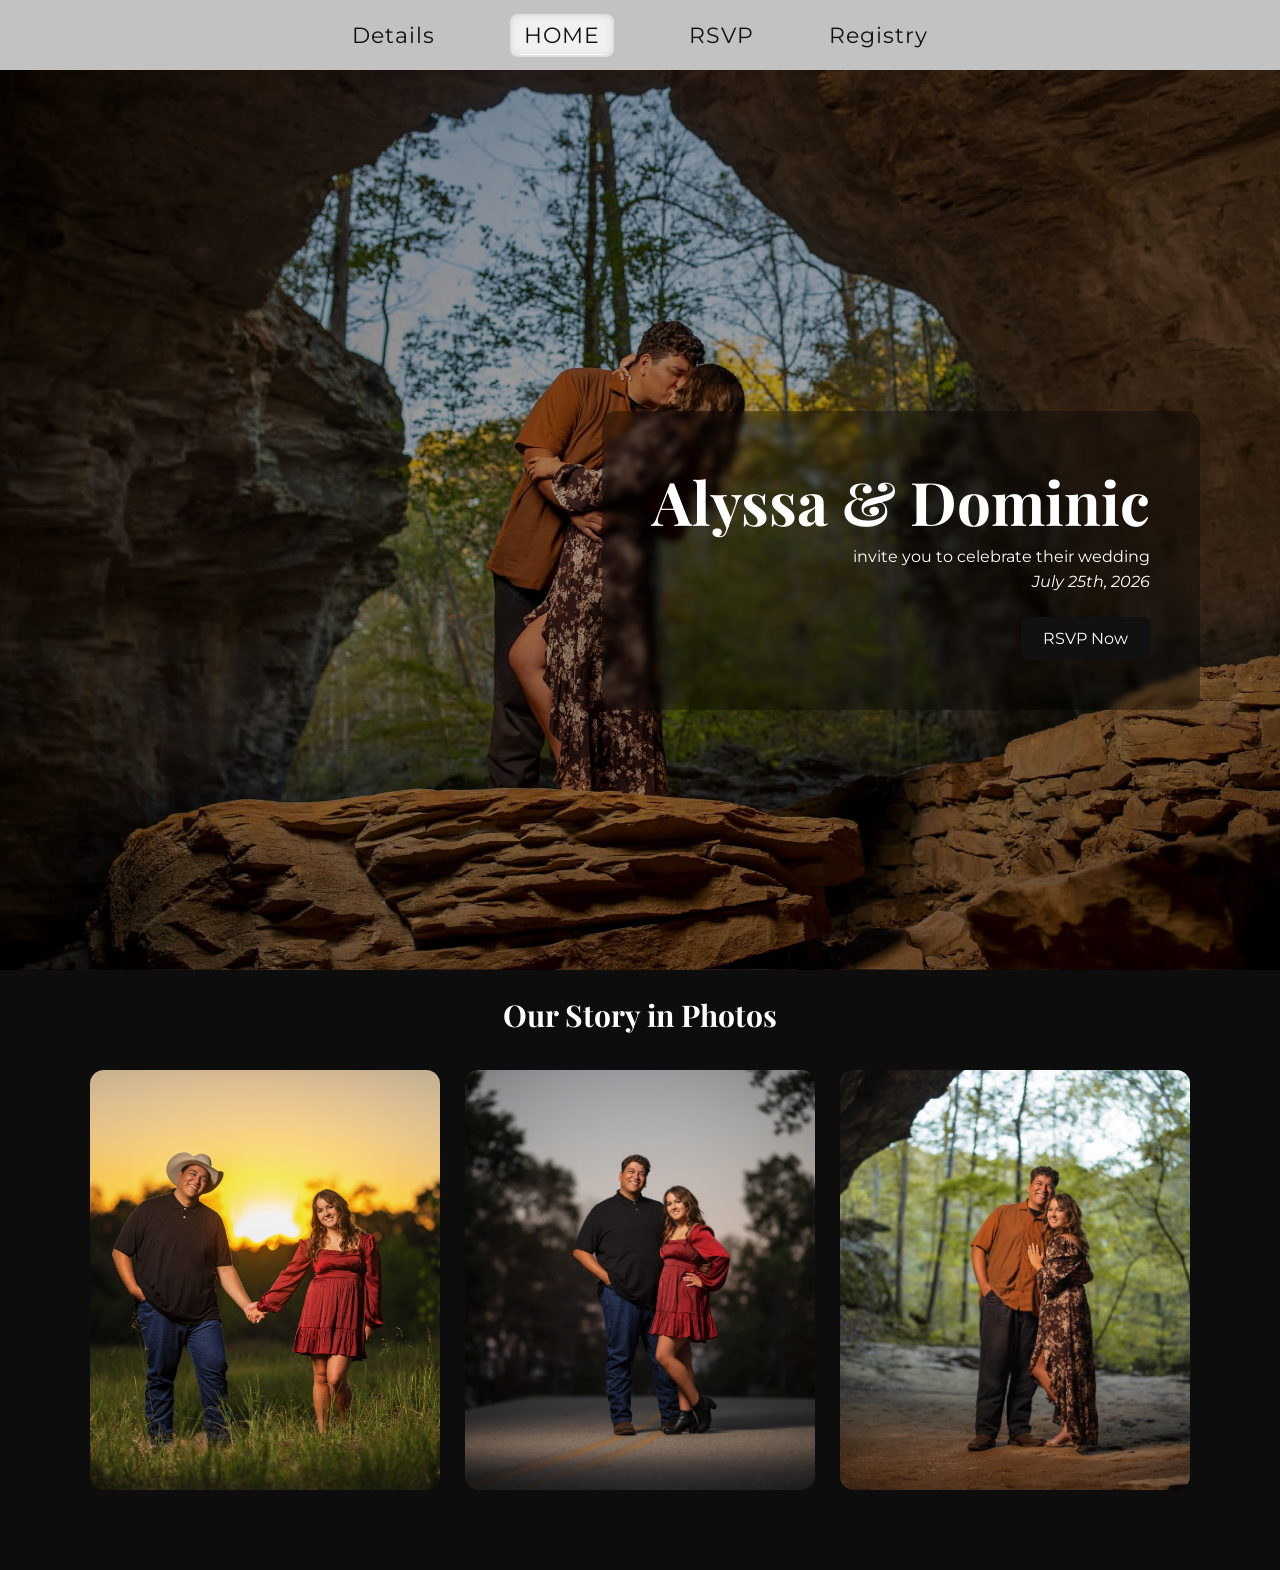
<file: index.html>
<!DOCTYPE html>
<html lang="en">
<head>
  <meta charset="UTF-8">
  <link href="https://fonts.googleapis.com/css2?family=Playfair+Display:wght@400;600&family=Montserrat:wght@300;400;500&display=swap" rel="stylesheet">
  <title>Alyssa & Dominic</title>
  <link rel="stylesheet" href="styles.css">
</head>
<body>

  <nav class="navbar">
    <a href="details.html">Details</a>
    <a href="index.html" class="active">HOME</a>
    <a href="rsvp.html">RSVP</a>
    <a href="registry.html">Registry</a>
  </nav>

  <!-- HERO -->
  <header class="hero">
    <div class="hero-overlay">
      <h1>Alyssa & Dominic</h1>
      <p>invite you to celebrate their wedding</p>
      <p class="date">July 25th, 2026</p>
      <a class="btn" href="rsvp.html">RSVP Now</a>
    </div>
  </header>



  <!-- PHOTO GALLERY -->
  <section class="gallery">
    <h2>Our Story in Photos</h2>

    <div class="grid">
      <img src="handsheld.jpg" onclick="openLightbox(0)">
      <img src="road.jpg" onclick="openLightbox(1)">
      <img src="cave engage.jpg" onclick="openLightbox(2)">
    </div>

  </section>
<div id="lightbox" onclick="closeLightbox()">
  <img id="lightbox-img">
</div>

<div id="lightbox" onclick="closeLightbox()">

  <span class="arrow left" onclick="event.stopPropagation(); changeImage(-1)">&#10094;</span>

  <img id="lightbox-img">

  <span class="arrow right" onclick="event.stopPropagation(); changeImage(1)">&#10095;</span>

</div>
</body>
</html>

<script>
const images = [
  "handsheld.jpg",
  "road.jpg",
  "cave engage.jpg"
];

let currentIndex = 0;

function openLightbox(index) {
  currentIndex = index;

  const lightbox = document.getElementById("lightbox");
  const img = document.getElementById("lightbox-img");

  img.src = images[currentIndex];
  lightbox.style.display = "flex";

  setTimeout(() => {
    lightbox.classList.add("active");
  }, 10);
}

function closeLightbox() {
  const lightbox = document.getElementById("lightbox");

  lightbox.classList.remove("active");

  setTimeout(() => {
    lightbox.style.display = "none";
  }, 200);
}

function changeImage(direction) {
  currentIndex += direction;

  if (currentIndex < 0) {
    currentIndex = images.length - 1;
  } else if (currentIndex >= images.length) {
    currentIndex = 0;
  }

  const img = document.getElementById("lightbox-img");
  img.src = images[currentIndex];
}
</script>
</file>
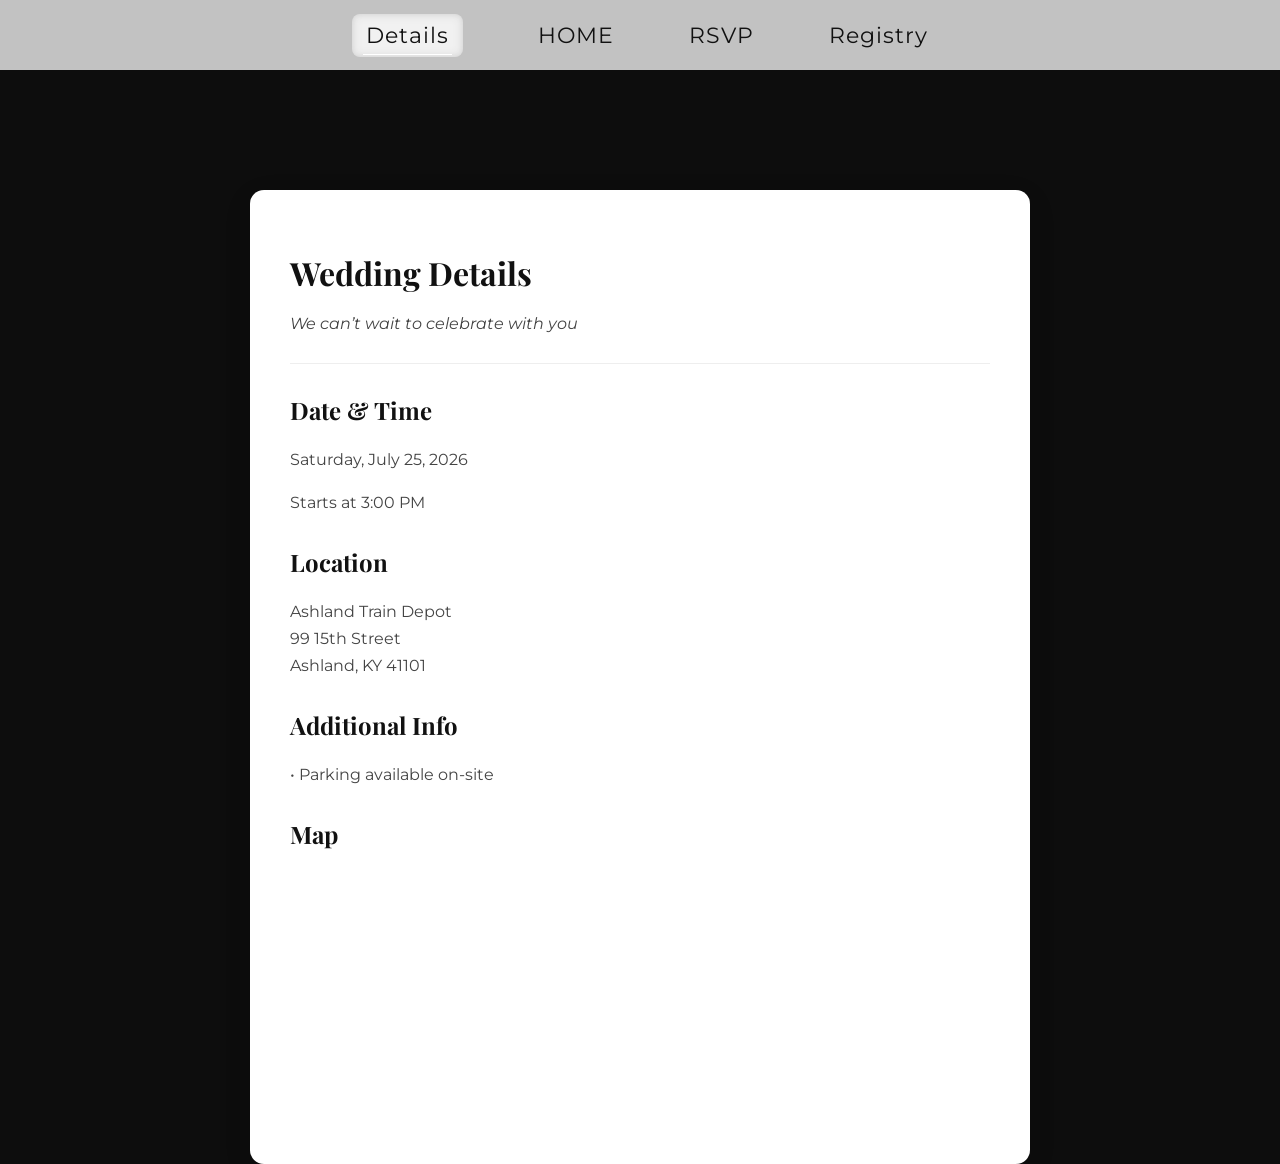
<file: details.html>
<!DOCTYPE html>
<html lang="en">
<head>
  <meta charset="UTF-8">
  <link href="https://fonts.googleapis.com/css2?family=Playfair+Display:wght@400;600&family=Montserrat:wght@300;400;500&display=swap" rel="stylesheet">
  <title>Wedding Details</title>
  <link rel="stylesheet" href="styles.css">
</head>
<body>

  <nav class="navbar">
    <a href="details.html" class="active">Details</a>
    <a href="index.html" class="logo">HOME</a>
    <a href="rsvp.html">RSVP</a>
    <a href="registry.html">Registry</a>
  </nav>

  <div class="page">

    <div class="card wide">

      <h1>Wedding Details</h1>
      <p class="subtitle">We can’t wait to celebrate with you</p>

      <hr>

      <h2>Date & Time</h2>
      <p>Saturday, July 25, 2026</p>
      <p>Starts at 3:00 PM</p>

      <h2>Location</h2>
      <p>
        Ashland Train Depot<br>
        99 15th Street<br>
        Ashland, KY 41101
      </p>

      <h2>Additional Info</h2>
      <p>
        • Parking available on-site<br>
      </p>

      <h2>Map</h2>
      
<iframe
  src="https://www.google.com/maps?q=Ashland%20Train%20Depot%2099%2015th%20St%20Ashland%20KY%2041101&output=embed"
  width="100%"
  height="250"
  style="border:0; border-radius: 10px;"
  loading="lazy">
</iframe>

    </div>

  </div>

</body>
</html>
</file>
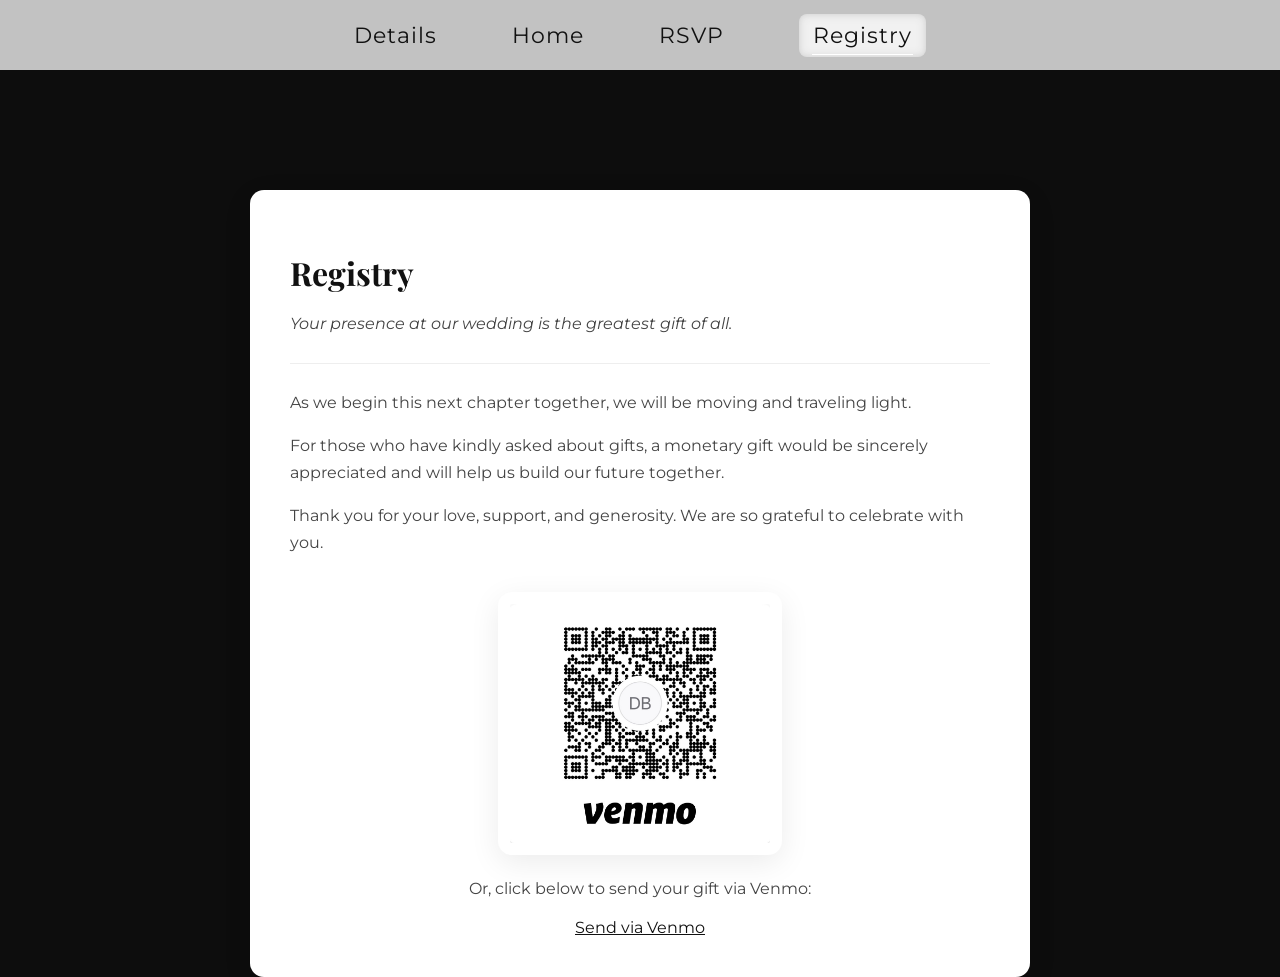
<file: registry.html>
<!DOCTYPE html>
<html lang="en">
<head>
  <meta charset="UTF-8">
  <meta name="viewport" content="width=device-width, initial-scale=1.0">

  <title>Registry | Alyssa & Dominic</title>

  <link rel="preconnect" href="https://fonts.googleapis.com">
  <link rel="preconnect" href="https://fonts.gstatic.com" crossorigin>

  <link href="https://fonts.googleapis.com/css2?family=Playfair+Display:wght@400;600&family=Montserrat:wght@300;400;500&display=swap" rel="stylesheet">

  <link rel="stylesheet" href="styles.css">
</head>

<body>

  <!-- NAVBAR -->
  <nav class="navbar">
    <a href="details.html">Details</a>
    <a href="index.html">Home</a>
    <a href="rsvp.html">RSVP</a>
    <a href="registry.html" class="active">Registry</a>
  </nav>

  <!-- PAGE -->
  <main class="page">

    <div class="card wide">

      <h1>Registry</h1>

      <p class="subtitle">
        Your presence at our wedding is the greatest gift of all.
      </p>

      <hr>

      <p>
        As we begin this next chapter together, we will be moving and traveling light.
      </p>

      <p>
        For those who have kindly asked about gifts, a monetary gift would be sincerely appreciated and will help us build our future together.
      </p>

      <p>
        Thank you for your love, support, and generosity. We are so grateful to celebrate with you.
      </p>

      <!-- VENMO IMAGE -->
      <div class="venmo-section">
        <img src="venmo.png" alt="Venmo QR Code">

    <p class="venmo-text">
     Or, click below to send your gift via Venmo:
    </p>

    <a 
        class="venmo-link" 
        href="https://venmo.com/DomBottiglieri" 
        target="_blank">
        Send via Venmo
    </a>
      </div>

    </div>

  </main>

</body>
</html>
</file>
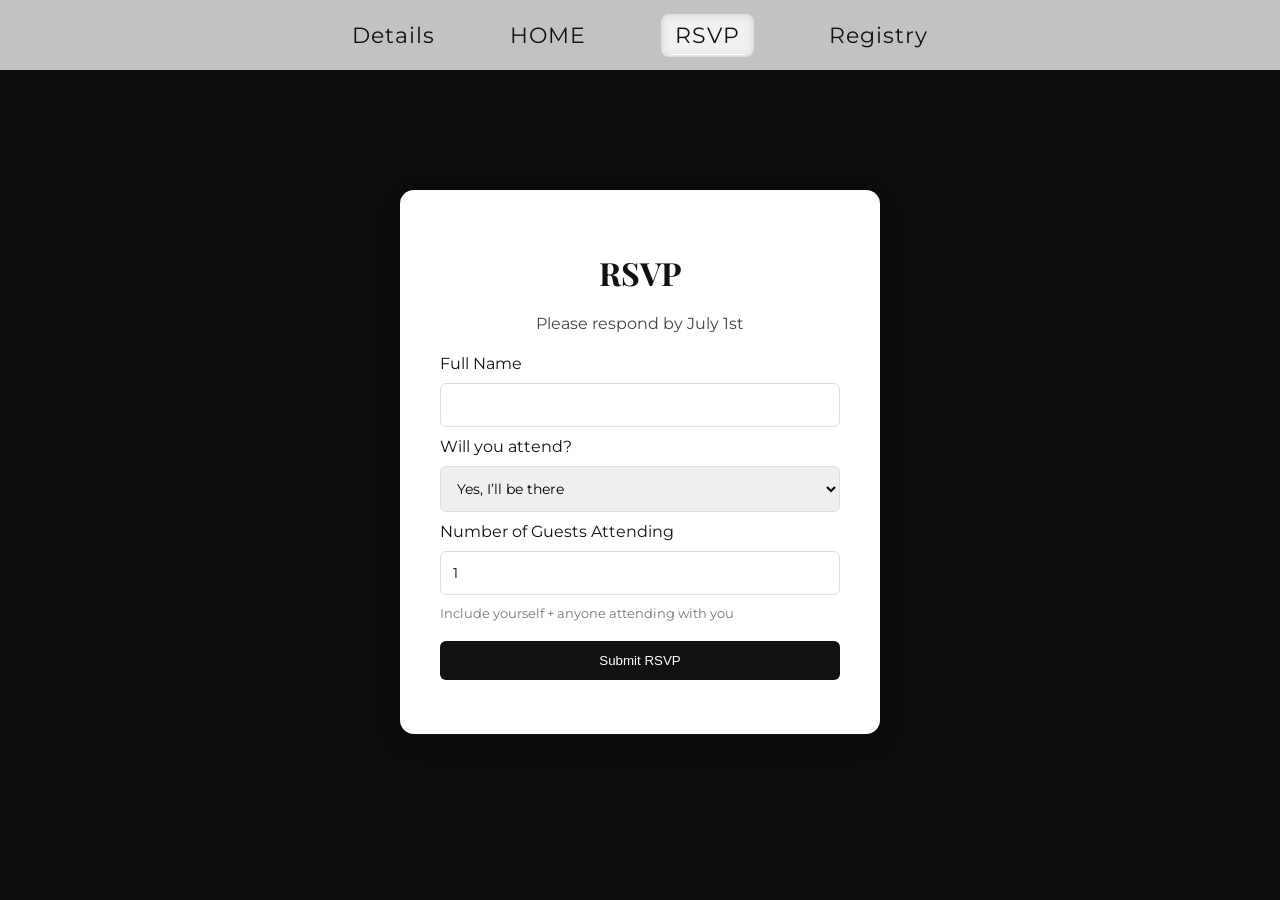
<file: rsvp.html>
<!DOCTYPE html>
<html lang="en">
<head>
    <link href="https://fonts.googleapis.com/css2?family=Playfair+Display:wght@400;600&family=Montserrat:wght@300;400;500&display=swap" rel="stylesheet">
  <meta charset="UTF-8">
  <title>RSVP</title>
  <link rel="stylesheet" href="styles.css">
</head>
<body>

  <nav class="navbar">
    <a href="details.html">Details</a>
    <a href="index.html" class="logo">HOME</a>
    <a href="rsvp.html" class="active">RSVP</a>
    <a href="registry.html">Registry</a>
  </nav>

  <div class="page">

    <div class="card">
      <h1>RSVP</h1>
      <p>Please respond by July 1st</p>

      <form id="rsvpForm">

        <label>Full Name</label>
        <input type="text" id="name" required>

        <label>Will you attend?</label>
        <select id="attending">
          <option value="Yes">Yes, I’ll be there</option>
          <option value="No">No, I can’t make it</option>
        </select>
    
        <label>Number of Guests Attending</label>
        <input type="number" id="guests" min="1" max="10" value="1" required>
        <small style="color:#777;">
            Include yourself + anyone attending with you
        </small>
        

        <button type="submit">Submit RSVP</button>

      </form>

      <p id="status"></p>
    </div>

  </div>

  <script>
const scriptURL = "https://script.google.com/macros/s/AKfycbxH_R7nOZNsGW5XwdFoBtUTQgvkL2gMJN9D8sMThJUnKIg7RnqQ6Wem6xNzksooWYjD/exec";

const form = document.getElementById("rsvpForm");
const status = document.getElementById("status");
const button = form.querySelector("button");

let submitted = false;

form.addEventListener("submit", async (e) => {
  e.preventDefault();

  if (submitted) return; // prevents double submit
  submitted = true;

  button.disabled = true;
  button.innerText = "Submitting...";

const data = {
  name: document.getElementById("name").value,
  attending: document.getElementById("attending").value,
  guests: document.getElementById("guests").value
};

  try {
    await fetch(scriptURL, {
      method: "POST",
      body: JSON.stringify(data)
    });

    form.innerHTML = `
      <div style="text-align:center;">
        <h2>Thank you!</h2>
        <p>Your RSVP has been received.</p>
      </div>
    `;

  } catch (err) {
    status.innerText = "Something went wrong. Please try again.";
    button.disabled = false;
    button.innerText = "Submit RSVP";
    submitted = false;
  }
});
</script>

</body>
</html>
</file>
<file: styles.css>
/* =========================
   GLOBAL STYLES
========================= */

body {
  margin: 0;
  padding-top: 70px;
  font-family: "Montserrat", sans-serif;
  background: #0d0d0d;
  color: #111;
}

/* subtle paper texture */
body::before {
  content: "";
  position: fixed;
  inset: 0;
  background-image: url("https://www.transparenttextures.com/patterns/paper-fibers.png");
  opacity: 0.12;
  pointer-events: none;
  z-index: -1;
}

h1,
h2 {
  font-family: "Playfair Display", serif;
}

/* =========================
   NAVBAR
========================= */

.navbar {
  height: 70px;
  display: flex;
  justify-content: center;
  align-items: center;
  gap: 75px;
  padding: 8px 14px;
  background: rgba(255,255,255,0.75);
  backdrop-filter: blur(8px);
  position: fixed;
  width: 100%;
  top: 0;
  z-index: 100;
  box-sizing: border-box;
}

.navbar a {
  text-decoration: none;
  color: #111;
  font-size: 22px;
  font-weight: 400;
  letter-spacing: 1px;
  transition: opacity 0.2s ease;
  position: relative;
}

.navbar a.active::after {
  content: "";
  position: absolute;
  left: 10%;
  bottom: 2px;
  width: 80%;
  height: 1px;
  background: #fff;
}

.navbar a:hover {
  opacity: 0.6;
  text-decoration: none;
}

.logo {
  font-weight: 600;
  font-size: 18px;
}

/* =========================
   HERO SECTION
========================= */

.hero {
  height: 100vh;
  padding-top: 80px;
  box-sizing: border-box;

  background:
    linear-gradient(rgba(0,0,0,0.35), rgba(0,0,0,0.35)),
    url("kiss\ engage.jpg");

  background-size: cover;
  background-position: center;

  display: flex;
  align-items: center;
  text-align: center;
  justify-content: flex-end;
  padding-right: 80px;
}

.hero-overlay {
  background: rgba(0,0,0,0.35);
  padding: 50px;
  border-radius: 14px;
  backdrop-filter: blur(3px);
  text-align: right;
}

.hero h1,
.hero p,
.date {
  color: white;
}

.hero h1 {
  font-size: 60px;
  margin: 0;
  color: #ffffff;
}

.hero p {
  margin: 6px 0;
  color: #ffffff;
}

.date {
  font-style: italic;
  color: #666;
}

/* =========================
   BUTTONS
========================= */

.btn {
  display: inline-block;
  margin-top: 20px;
  padding: 12px 22px;
  background: #111;
  color: white;
  text-decoration: none;
  border-radius: 6px;
  transition: background 0.2s ease;
}

.btn:hover {
  background: #333;
  text-decoration: none;
}

/* =========================
   INTRO SECTION
========================= */

.intro {
  padding: 40px 20px;
  text-align: center;
  animation: fadeIn 1s ease-out;
}

.intro p {
  max-width: 700px;
  margin: auto;
  line-height: 1.7;
  color: #444;
}

/* =========================
   PAGE LAYOUT
========================= */

.page {
  padding-top: 120px;
  display: flex;
  justify-content: center;
}

/* =========================
   CARDS
========================= */

.card {
  background: white;
  padding: 40px;
  width: 400px;
  border-radius: 14px;
  box-shadow: 0 8px 30px rgba(0,0,0,0.08);
  text-align: center;
  animation: fadeIn 1s ease-out;
}

.card.wide {
  width: 700px;
  text-align: left;
}

.card h1 {
  margin-bottom: 10px;
}

.card h2 {
  margin-top: 30px;
  color: #111;
}

.card p {
  color: #444;
  line-height: 1.7;
}

.subtitle {
  font-style: italic;
  color: #666;
}

.card ul {
  padding-left: 20px;
  line-height: 1.8;
}

/* =========================
   FORMS
========================= */

.card form {
  display: flex;
  flex-direction: column;
  gap: 10px;
  text-align: left;
}

.card input,
.card select {
  padding: 12px;
  border: 1px solid #ddd;
  border-radius: 6px;
  font-family: inherit;
  font-size: 14px;
}

.card button {
  margin-top: 10px;
  padding: 12px;
  background: #111;
  color: white;
  border: none;
  border-radius: 6px;
  cursor: pointer;
  transition: background 0.2s ease;
}

.card button:hover {
  background: #333;
}

#status {
  margin-top: 10px;
  color: #666;
  font-size: 14px;
}

/* =========================
   DIVIDERS
========================= */

hr {
  border: none;
  border-top: 1px solid #eee;
  margin: 25px 0;
}

/* =========================
   LINKS
========================= */

a {
  color: #111;
}

a:hover {
  text-decoration: underline;
}

/* =========================
   GALLERY
========================= */

.gallery {
  margin-top: -30px;
  padding: 30px 20px 80px;
  text-align: center;
  animation: fadeIn 1s ease-out;
}

.gallery h2 {
  margin-bottom: 35px;
  font-size: 30px;
  color:rgb(255, 255, 255)
}

.grid {
  display: grid;
  grid-template-columns: repeat(auto-fit, minmax(240px, 1fr));
  gap: 25px;
  max-width: 1100px;
  margin: auto;
}

.grid img {
  width: 100%;
  height: 420px;
  object-fit: cover;
  border-radius: 14px;
  cursor: pointer;
  transition: transform 0.3s ease;
}

.grid img:hover {
  transform: scale(1.03);
}

/* =========================
   LIGHTBOX
========================= */

#lightbox {
  position: fixed;
  inset: 0;
  background: rgba(0,0,0,0.88);
  display: none;
  align-items: center;
  justify-content: center;
  z-index: 9999;
}

#lightbox img {
  max-width: 85%;
  max-height: 85%;
  border-radius: 12px;
  box-shadow: 0 10px 40px rgba(0,0,0,0.5);
  transform: scale(0.7);
  opacity: 0;
  transition: all 0.25s ease;
}

#lightbox.active img {
  transform: scale(1);
  opacity: 1;
}

/* arrows */

.arrow {
  position: absolute;
  top: 50%;
  transform: translateY(-50%);
  font-size: 42px;
  color: white;
  cursor: pointer;
  user-select: none;
  padding: 10px;
  transition: 0.2s ease;
}

.arrow:hover {
  transform: translateY(-50%) scale(1.15);
}

.left {
  left: 30px;
}

.right {
  right: 30px;
}

/* =========================
   ANIMATIONS
========================= */

@keyframes fadeIn {
  from {
    opacity: 0;
    transform: translateY(15px);
  }

  to {
    opacity: 1;
    transform: translateY(0);
  }
}

.navbar a.active {
  background: rgba(255,255,255,0.15);
  border-radius: 8px;
  padding: 8px 14px;
  backdrop-filter: blur(5px);
}

/* =========================
   MOBILE
========================= */

@media (max-width: 600px) {

  .hero h1 {
    font-size: 40px;
  }

  .hero-overlay {
    padding: 35px 25px;
  }

  .card {
    width: 90%;
    padding: 30px;
  }

  .card.wide {
    width: 90%;
  }

  .navbar {
    gap: 15px;
  }

  .navbar a {
    font-size: 15px;
    padding: 0px 14px;
  }

  .grid {
    grid-template-columns: 1fr;
  }

  .grid img {
    height: 350px;
  }

  .arrow {
    font-size: 34px;
  }
}

.venmo-section {
  margin-top: 35px;
  text-align: center;
}

.venmo-section img {
  width: 260px;
  max-width: 100%;
  border-radius: 14px;
  background: white;
  padding: 12px;
  box-shadow: 0 8px 30px rgba(0,0,0,0.08);
}
</file>
